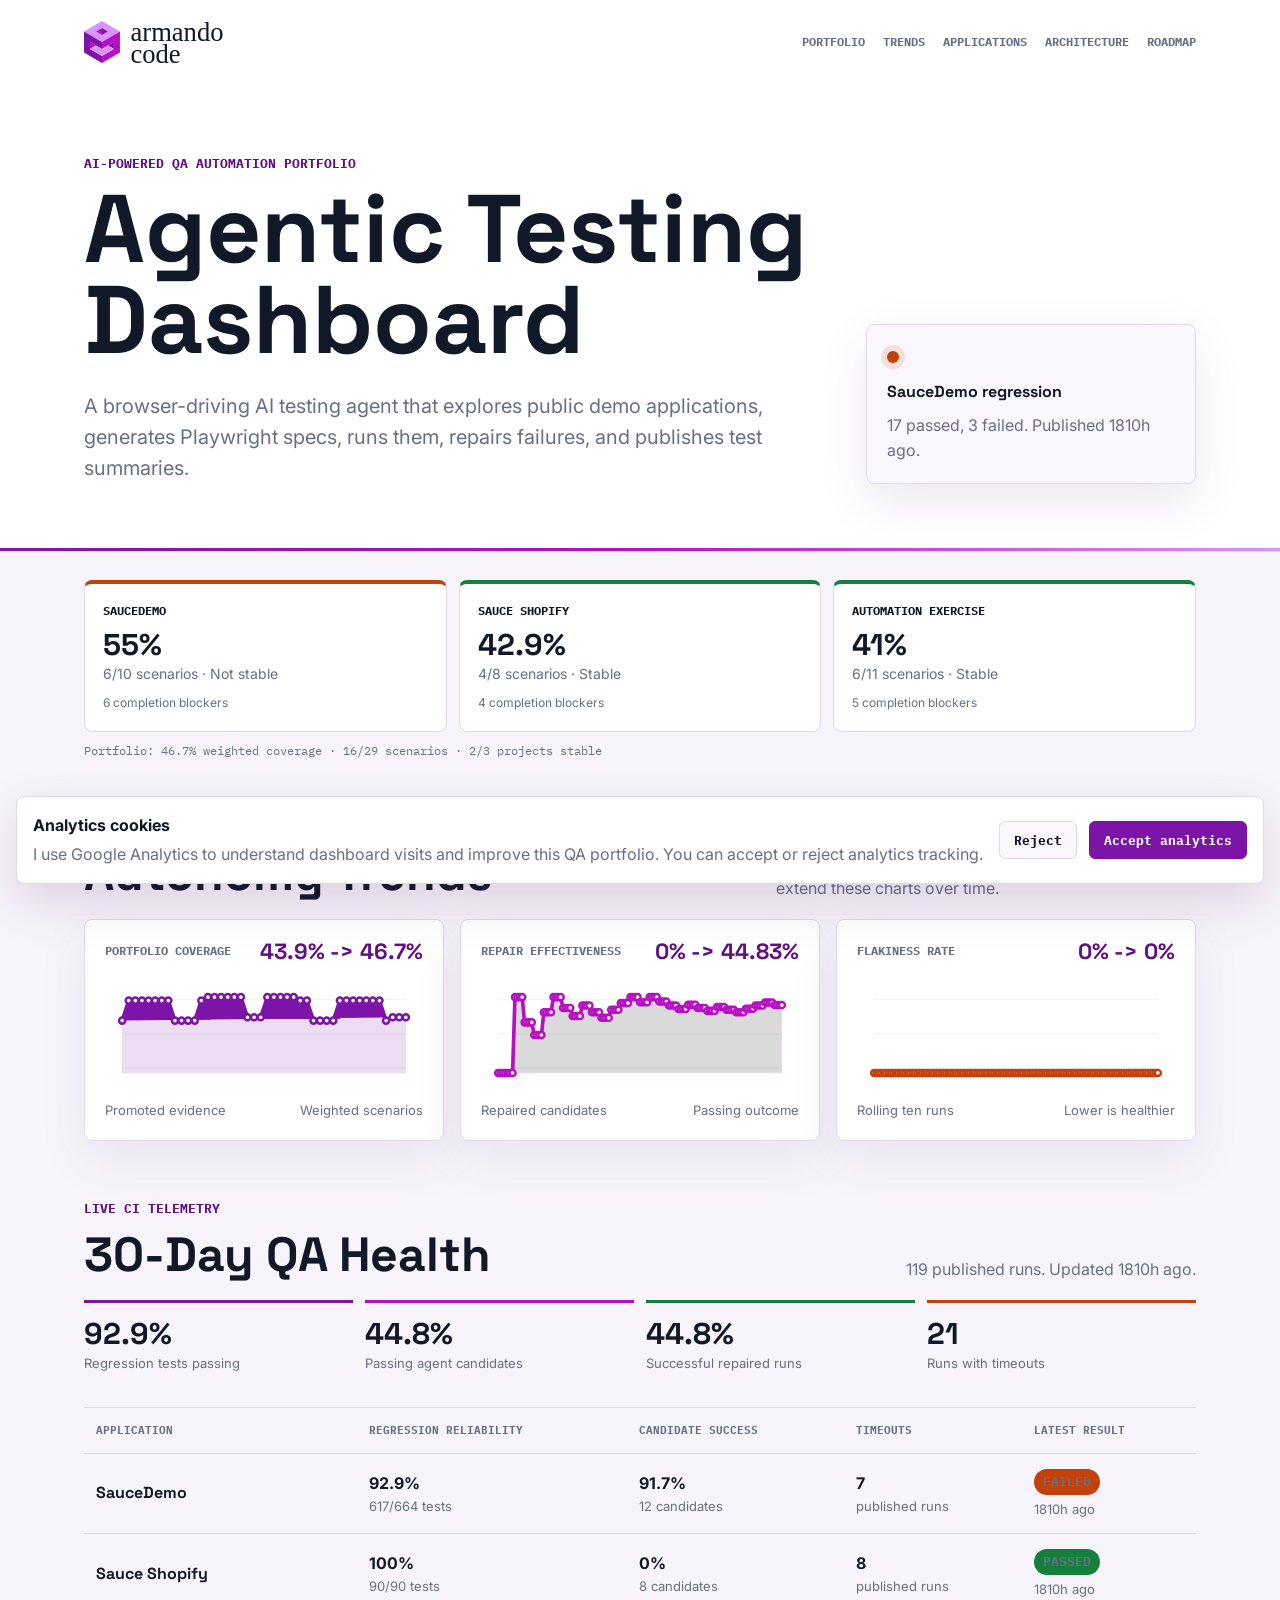
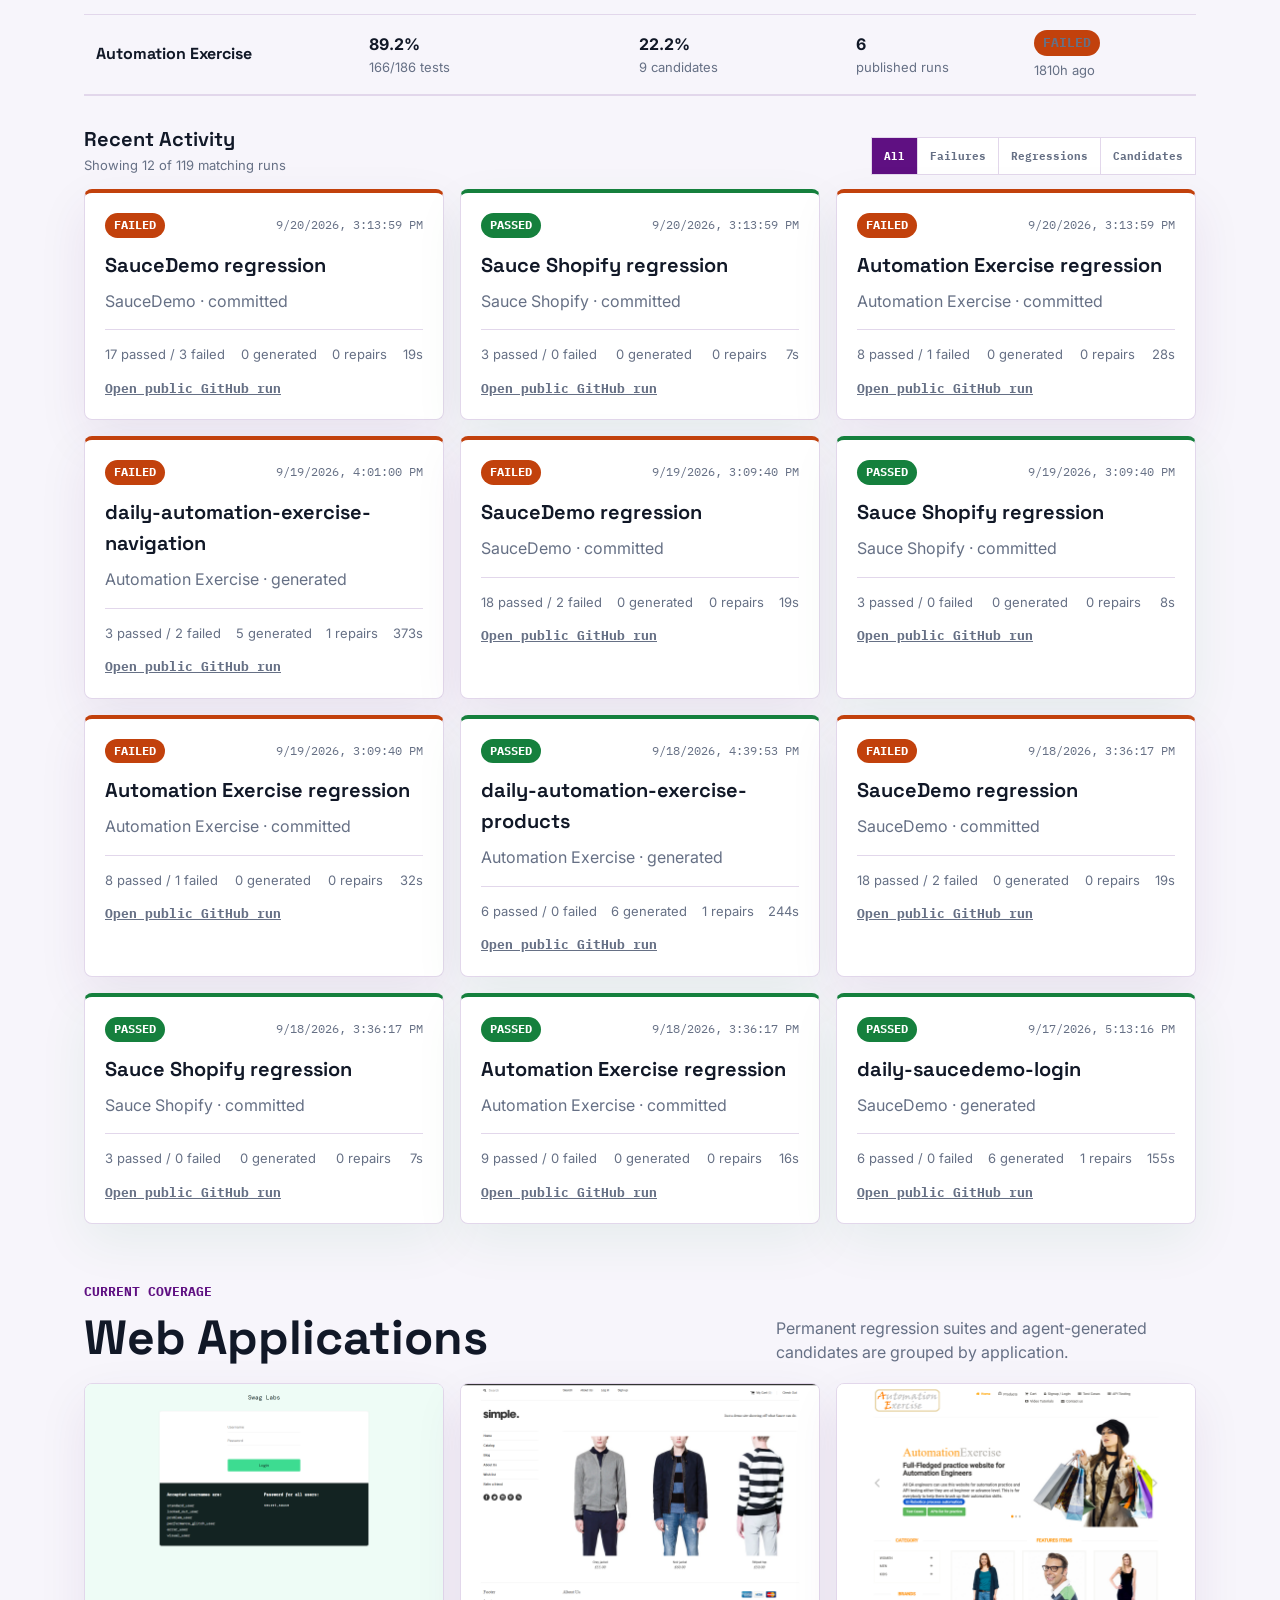
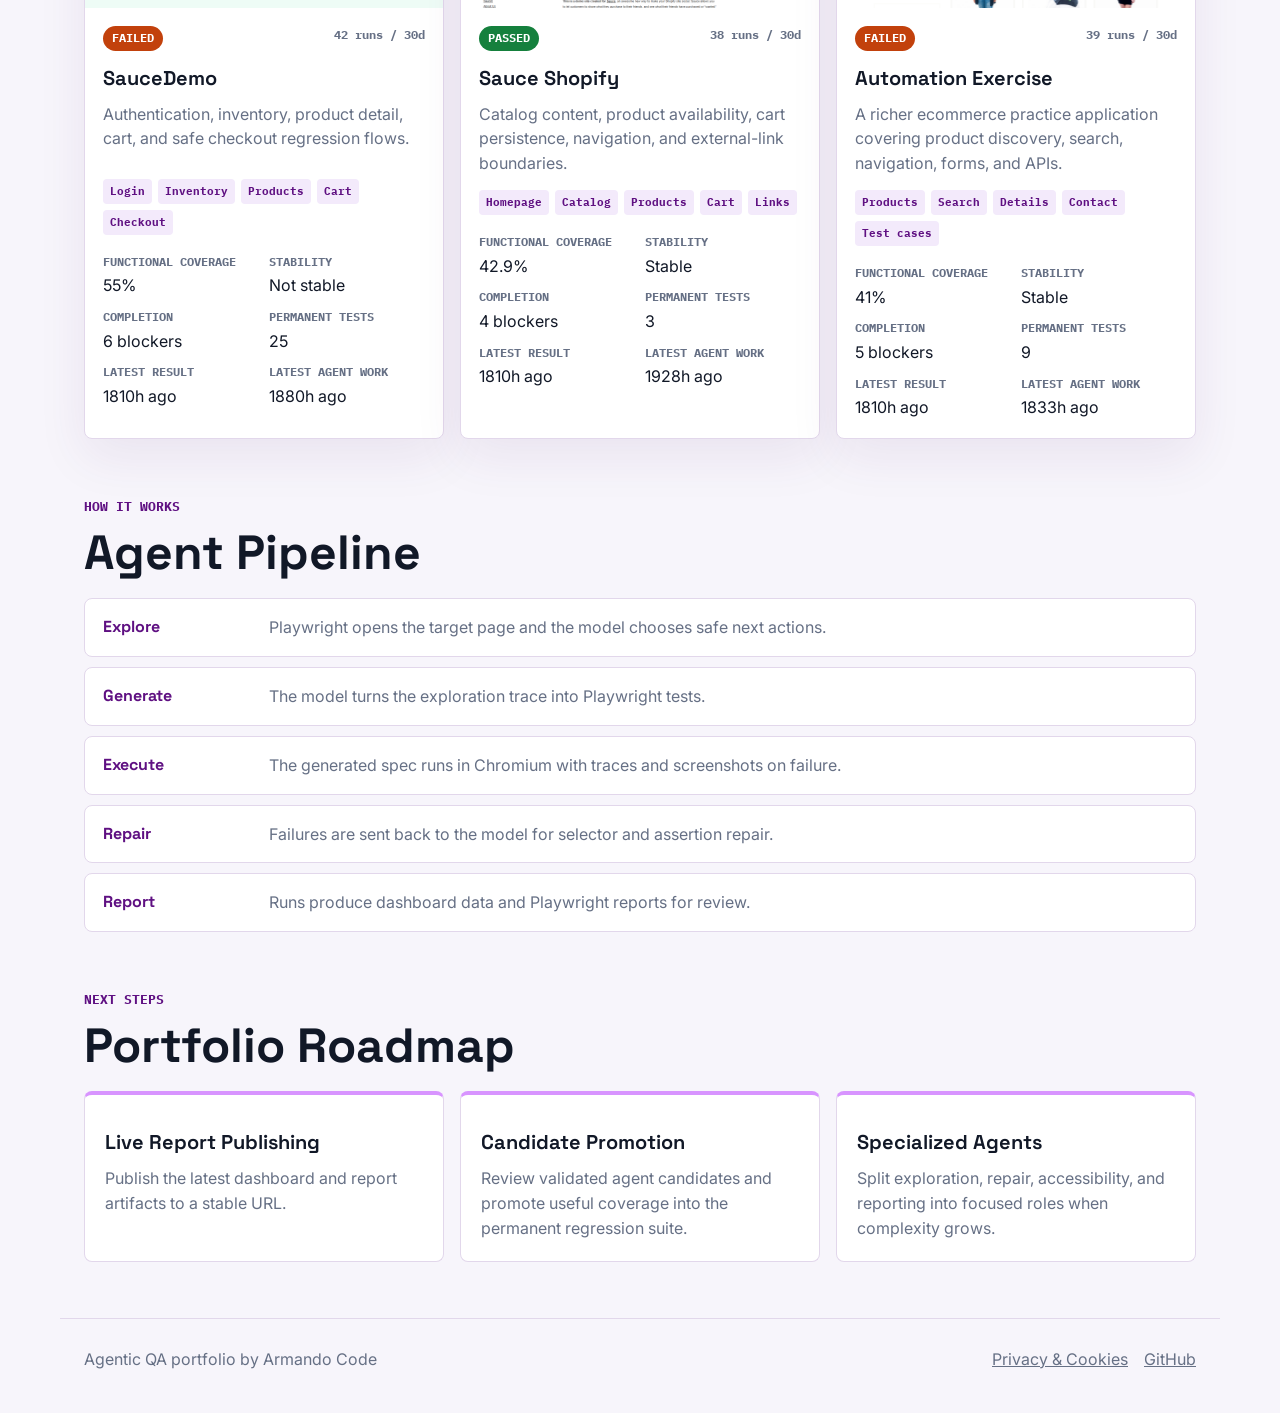
<file: index.html>
<!doctype html>
<html lang="en">
<head>
  <meta charset="utf-8">
  <meta name="viewport" content="width=device-width, initial-scale=1">
  <title>Agentic QA Dashboard | Armando Code</title>
  <link rel="preconnect" href="https://fonts.googleapis.com">
  <link rel="preconnect" href="https://fonts.gstatic.com" crossorigin>
  <link href="https://fonts.googleapis.com/css2?family=IBM+Plex+Mono:wght@500;600;700&family=Inter:wght@400;500;600;700;800&family=Space+Grotesk:wght@500;600;700&display=swap" rel="stylesheet">
  <link rel="stylesheet" href="styles.css?v=20260808-project-coverage">
</head>
<body>
  <header class="site-header">
    <nav class="nav" aria-label="Primary">
      <a class="brand" href="https://armandocode.com" aria-label="Armando Code home">
        <img class="brand-mark" src="assets/brand/armandocode-mark.svg" alt="" aria-hidden="true">
        <img class="brand-wordmark" src="assets/brand/armandocode-wordmark-light.svg" alt="" aria-hidden="true">
        <span class="sr-only">Armando Code</span>
      </a>
      <div class="nav-links">
        <a href="https://armandocode.com">Portfolio</a>
        <a href="#trends">Trends</a>
        <a href="#apps">Applications</a>
        <a href="#architecture">Architecture</a>
        <a href="#roadmap">Roadmap</a>
      </div>
    </nav>
    <section class="hero">
      <div>
        <p class="eyebrow">AI-powered QA automation portfolio</p>
        <h1>Agentic Testing Dashboard</h1>
        <p class="lede">
          A browser-driving AI testing agent that explores public demo applications,
          generates Playwright specs, runs them, repairs failures, and publishes test summaries.
        </p>
      </div>
      <aside class="status-panel" aria-label="Latest status summary">
        <span class="status-dot" id="latest-status-dot"></span>
        <strong id="latest-status-title">Latest public demo suite</strong>
        <p id="latest-status-summary">9 Playwright tests passed across Sauce Demo and Shopify demo flows.</p>
      </aside>
    </section>
  </header>

  <main>
    <section class="metrics coverage-metrics" id="project-coverage-metrics" aria-label="Functional coverage by project">
      <article class="stable">
        <span class="metric-project">SauceDemo</span>
        <strong>55%</strong>
        <span>6/10 scenarios · Stable</span>
        <span class="metric-blockers">4 completion blockers</span>
      </article>
      <article class="unstable">
        <span class="metric-project">Sauce Shopify</span>
        <strong>42.9%</strong>
        <span>4/8 scenarios · Not stable</span>
        <span class="metric-blockers">6 completion blockers</span>
      </article>
      <article class="stable">
        <span class="metric-project">Automation Exercise</span>
        <strong>33.3%</strong>
        <span>5/11 scenarios · Stable</span>
        <span class="metric-blockers">6 completion blockers</span>
      </article>
    </section>
    <p class="portfolio-summary" id="coverage-portfolio-summary">Portfolio: 43.9% weighted coverage · 15/29 scenarios · 2/3 projects stable</p>

    <section id="trends" class="section">
      <div class="section-heading section-heading-row">
        <div>
          <p class="eyebrow">Agent telemetry</p>
          <h2>Autonomy Trends</h2>
        </div>
        <p class="section-note">Promoted scenario evidence and recent committed runs extend these charts over time.</p>
      </div>
      <div class="chart-grid" aria-label="Agentic testing trend charts">
        <article class="chart-card">
          <div class="chart-topline">
            <span>Portfolio coverage</span>
            <strong id="trend-coverage-label">43.9%</strong>
          </div>
          <svg class="trend-chart" id="trend-coverage-chart" viewBox="0 0 520 180" role="img" aria-label="Portfolio-wide weighted functional coverage backed by promoted test evidence">
            <line class="chart-grid-line" x1="28" y1="32" x2="492" y2="32"></line>
            <line class="chart-grid-line" x1="28" y1="88" x2="492" y2="88"></line>
            <line class="chart-grid-line" x1="28" y1="144" x2="492" y2="144"></line>
            <path class="chart-area coverage" d="M28 137 L144 128 L260 101 L376 65 L492 25 L492 144 L28 144 Z"></path>
            <path class="chart-line coverage" d="M28 137 L144 128 L260 101 L376 65 L492 25"></path>
            <circle cx="28" cy="137" r="5"></circle>
            <circle cx="144" cy="128" r="5"></circle>
            <circle cx="260" cy="101" r="5"></circle>
            <circle cx="376" cy="65" r="5"></circle>
            <circle cx="492" cy="25" r="5"></circle>
          </svg>
          <div class="chart-footer">
            <span>Promoted evidence</span>
            <span>Weighted scenarios</span>
          </div>
        </article>

        <article class="chart-card">
          <div class="chart-topline">
            <span>Repair effectiveness</span>
            <strong id="trend-repairs-label">0%</strong>
          </div>
          <svg class="trend-chart" id="trend-repairs-chart" viewBox="0 0 520 180" role="img" aria-label="Percentage of repaired runs that subsequently passed">
            <line class="chart-grid-line" x1="28" y1="32" x2="492" y2="32"></line>
            <line class="chart-grid-line" x1="28" y1="88" x2="492" y2="88"></line>
            <line class="chart-grid-line" x1="28" y1="144" x2="492" y2="144"></line>
            <path class="chart-line repairs" d="M28 144 L144 144 L260 144 L376 144 L492 144"></path>
            <circle cx="28" cy="144" r="5"></circle>
            <circle cx="144" cy="144" r="5"></circle>
            <circle cx="260" cy="144" r="5"></circle>
            <circle cx="376" cy="144" r="5"></circle>
            <circle cx="492" cy="144" r="5"></circle>
          </svg>
          <div class="chart-footer">
            <span>Repaired candidates</span>
            <span>Passing outcome</span>
          </div>
        </article>

        <article class="chart-card">
          <div class="chart-topline">
            <span>Flakiness rate</span>
            <strong id="trend-flaky-label">0%</strong>
          </div>
          <svg class="trend-chart" id="trend-flaky-chart" viewBox="0 0 520 180" role="img" aria-label="Flaky test rate across the ten most recent runs">
            <line class="chart-grid-line" x1="28" y1="32" x2="492" y2="32"></line>
            <line class="chart-grid-line" x1="28" y1="88" x2="492" y2="88"></line>
            <line class="chart-grid-line" x1="28" y1="144" x2="492" y2="144"></line>
            <path class="chart-line flaky" d="M28 144 L144 144 L260 144 L376 144 L492 144"></path>
            <circle cx="28" cy="144" r="5"></circle>
            <circle cx="144" cy="144" r="5"></circle>
            <circle cx="260" cy="144" r="5"></circle>
            <circle cx="376" cy="144" r="5"></circle>
            <circle cx="492" cy="144" r="5"></circle>
          </svg>
          <div class="chart-footer">
            <span>Rolling ten runs</span>
            <span>Lower is healthier</span>
          </div>
        </article>
      </div>
    </section>

    <section id="live-runs" class="section">
      <div class="section-heading section-heading-row">
        <div>
          <p class="eyebrow">Live CI telemetry</p>
          <h2>30-Day QA Health</h2>
        </div>
        <p class="section-note" id="live-runs-updated">Waiting for the first published agent run.</p>
      </div>
      <div class="health-metrics" aria-label="Thirty-day QA health metrics">
        <article>
          <strong id="health-regression-rate">--</strong>
          <span>Regression tests passing</span>
        </article>
        <article>
          <strong id="health-candidate-rate">--</strong>
          <span>Passing agent candidates</span>
        </article>
        <article>
          <strong id="health-repair-rate">--</strong>
          <span>Successful repaired runs</span>
        </article>
        <article>
          <strong id="health-timeouts">--</strong>
          <span>Runs with timeouts</span>
        </article>
      </div>
      <div class="health-table-wrap" tabindex="0" aria-label="Application QA health comparison; scroll horizontally for all columns">
        <table class="health-table">
          <thead>
            <tr>
              <th scope="col">Application</th>
              <th scope="col">Regression reliability</th>
              <th scope="col">Candidate success</th>
              <th scope="col">Timeouts</th>
              <th scope="col">Latest result</th>
            </tr>
          </thead>
          <tbody id="health-projects">
            <tr><td colspan="5">Waiting for published run data.</td></tr>
          </tbody>
        </table>
      </div>
      <div class="activity-heading">
        <div>
          <h3>Recent Activity</h3>
          <p id="activity-summary">Latest published runs</p>
        </div>
        <div class="segmented-control" role="group" aria-label="Filter recent activity">
          <button type="button" class="active" data-run-filter="all" aria-pressed="true">All</button>
          <button type="button" data-run-filter="failed" aria-pressed="false">Failures</button>
          <button type="button" data-run-filter="committed" aria-pressed="false">Regressions</button>
          <button type="button" data-run-filter="generated" aria-pressed="false">Candidates</button>
        </div>
      </div>
      <div class="run-grid" id="live-run-list" aria-live="polite">
        <article class="run-card empty-run">
          <h3>No live runs published yet</h3>
          <p>The scheduled agent workflow will populate this section automatically.</p>
        </article>
      </div>
    </section>

    <section id="apps" class="section">
      <div class="section-heading section-heading-row">
        <div>
          <p class="eyebrow">Current coverage</p>
          <h2>Web Applications</h2>
        </div>
        <p class="section-note">Permanent regression suites and agent-generated candidates are grouped by application.</p>
      </div>
      <div class="app-grid" id="app-list" aria-live="polite"></div>
    </section>

    <section id="architecture" class="section architecture">
      <div class="section-heading">
        <p class="eyebrow">How it works</p>
        <h2>Agent Pipeline</h2>
      </div>
      <ol class="pipeline">
        <li><strong>Explore</strong><span>Playwright opens the target page and the model chooses safe next actions.</span></li>
        <li><strong>Generate</strong><span>The model turns the exploration trace into Playwright tests.</span></li>
        <li><strong>Execute</strong><span>The generated spec runs in Chromium with traces and screenshots on failure.</span></li>
        <li><strong>Repair</strong><span>Failures are sent back to the model for selector and assertion repair.</span></li>
        <li><strong>Report</strong><span>Runs produce dashboard data and Playwright reports for review.</span></li>
      </ol>
    </section>

    <section id="roadmap" class="section">
      <div class="section-heading">
        <p class="eyebrow">Next steps</p>
        <h2>Portfolio Roadmap</h2>
      </div>
      <div class="roadmap-grid">
        <article>
          <h3>Live Report Publishing</h3>
          <p>Publish the latest dashboard and report artifacts to a stable URL.</p>
        </article>
        <article>
          <h3>Candidate Promotion</h3>
          <p>Review validated agent candidates and promote useful coverage into the permanent regression suite.</p>
        </article>
        <article>
          <h3>Specialized Agents</h3>
          <p>Split exploration, repair, accessibility, and reporting into focused roles when complexity grows.</p>
        </article>
      </div>
    </section>
  </main>

  <footer>
    <span>Agentic QA portfolio by Armando Code</span>
    <span class="footer-links">
      <a href="privacy.html">Privacy & Cookies</a>
      <a href="https://github.com/armandocodedev">GitHub</a>
    </span>
  </footer>
  <div class="cookie-banner" role="region" aria-label="Cookie consent" hidden>
    <div>
      <strong>Analytics cookies</strong>
      <p>I use Google Analytics to understand dashboard visits and improve this QA portfolio. You can accept or reject analytics tracking.</p>
    </div>
    <div class="cookie-actions">
      <button class="cookie-button secondary" type="button" data-cookie-choice="rejected">Reject</button>
      <button class="cookie-button primary" type="button" data-cookie-choice="accepted">Accept analytics</button>
    </div>
  </div>
  <script src="script.js?v=20260808-project-coverage"></script>
</body>
</html>
</file>
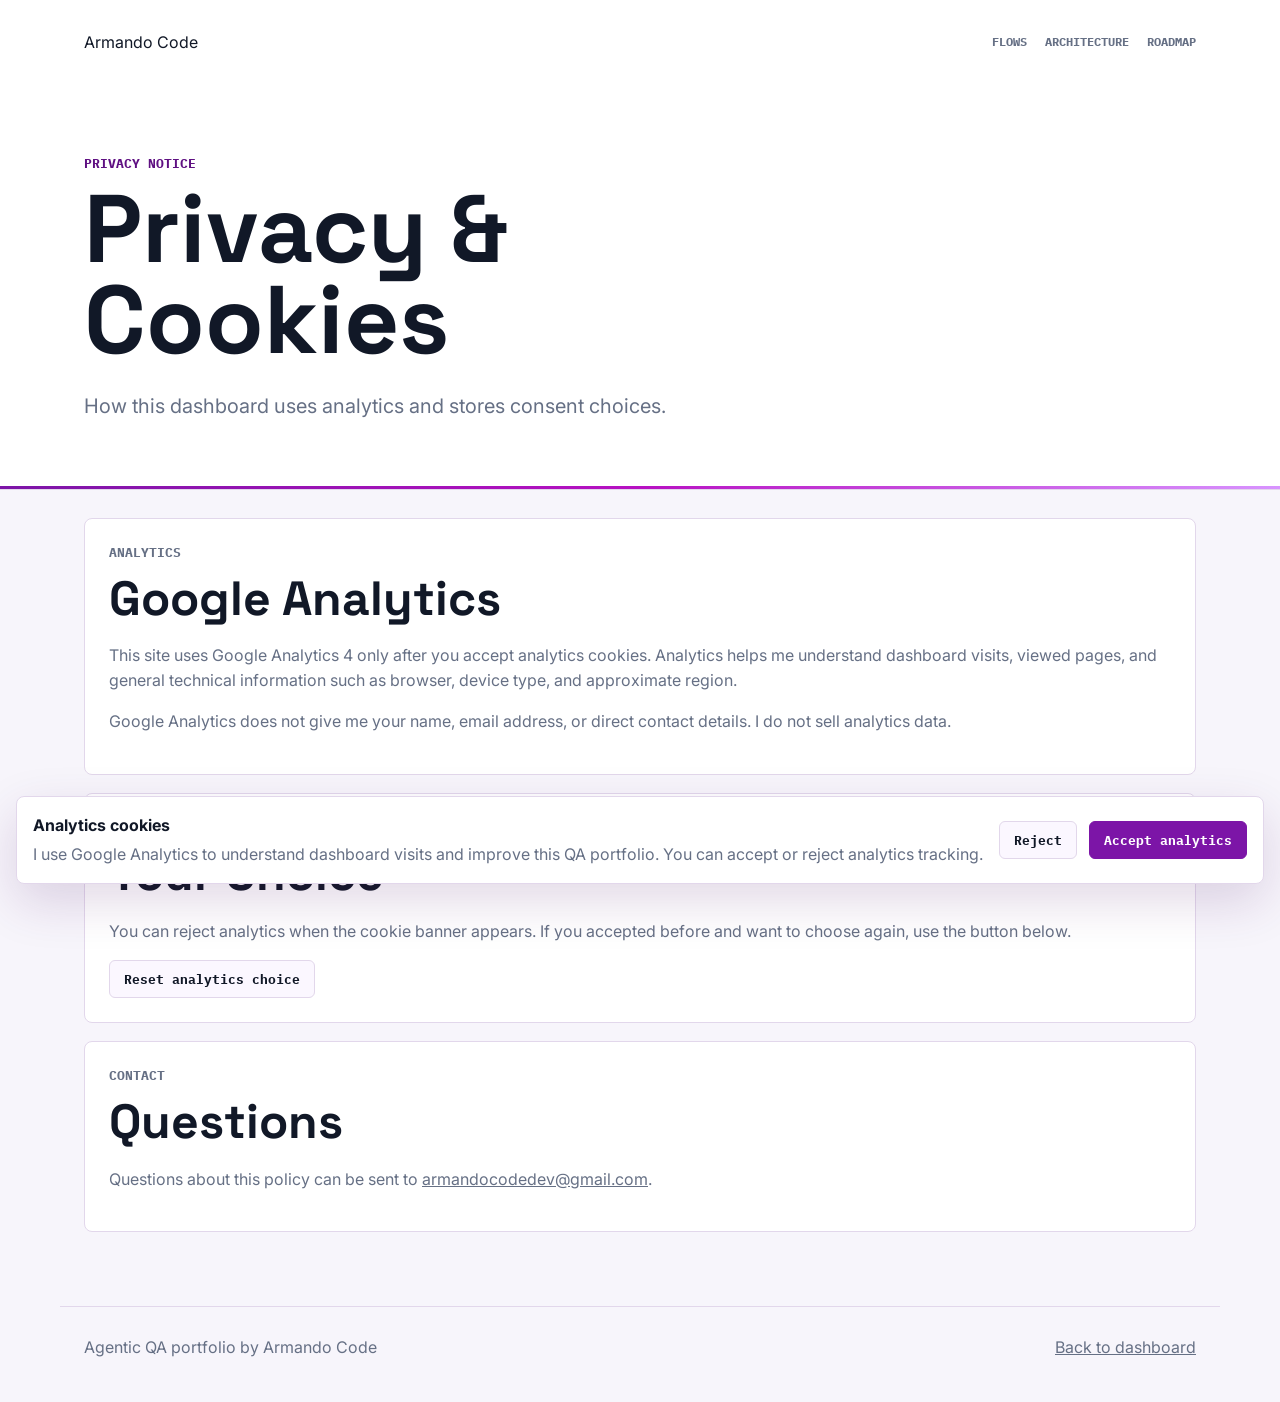
<file: privacy.html>
<!doctype html>
<html lang="en">
<head>
  <meta charset="utf-8">
  <meta name="viewport" content="width=device-width, initial-scale=1">
  <title>Privacy & Cookies | Agentic QA Dashboard</title>
  <link rel="preconnect" href="https://fonts.googleapis.com">
  <link rel="preconnect" href="https://fonts.gstatic.com" crossorigin>
  <link href="https://fonts.googleapis.com/css2?family=IBM+Plex+Mono:wght@500;600;700&family=Inter:wght@400;500;600;700;800&family=Space+Grotesk:wght@500;600;700&display=swap" rel="stylesheet">
  <link rel="stylesheet" href="styles.css">
</head>
<body>
  <header class="site-header">
    <nav class="nav" aria-label="Primary">
      <a class="brand" href="index.html">Armando Code</a>
      <div class="nav-links">
        <a href="index.html#flows">Flows</a>
        <a href="index.html#architecture">Architecture</a>
        <a href="index.html#roadmap">Roadmap</a>
      </div>
    </nav>
    <section class="hero policy-hero">
      <div>
        <p class="eyebrow">Privacy notice</p>
        <h1>Privacy & Cookies</h1>
        <p class="lede">How this dashboard uses analytics and stores consent choices.</p>
      </div>
    </section>
  </header>

  <main class="policy-page">
    <section class="section">
      <div class="section-heading">
        <p class="eyebrow">Analytics</p>
        <h2>Google Analytics</h2>
      </div>
      <p>This site uses Google Analytics 4 only after you accept analytics cookies. Analytics helps me understand dashboard visits, viewed pages, and general technical information such as browser, device type, and approximate region.</p>
      <p>Google Analytics does not give me your name, email address, or direct contact details. I do not sell analytics data.</p>
    </section>

    <section class="section">
      <div class="section-heading">
        <p class="eyebrow">Consent</p>
        <h2>Your Choice</h2>
      </div>
      <p>You can reject analytics when the cookie banner appears. If you accepted before and want to choose again, use the button below.</p>
      <button class="cookie-button secondary" type="button" data-reset-cookie-choice>Reset analytics choice</button>
    </section>

    <section class="section">
      <div class="section-heading">
        <p class="eyebrow">Contact</p>
        <h2>Questions</h2>
      </div>
      <p>Questions about this policy can be sent to <a href="mailto:armandocodedev@gmail.com">armandocodedev@gmail.com</a>.</p>
    </section>
  </main>

  <footer>
    <span>Agentic QA portfolio by Armando Code</span>
    <a href="index.html">Back to dashboard</a>
  </footer>

  <div class="cookie-banner" role="region" aria-label="Cookie consent" hidden>
    <div>
      <strong>Analytics cookies</strong>
      <p>I use Google Analytics to understand dashboard visits and improve this QA portfolio. You can accept or reject analytics tracking.</p>
    </div>
    <div class="cookie-actions">
      <button class="cookie-button secondary" type="button" data-cookie-choice="rejected">Reject</button>
      <button class="cookie-button primary" type="button" data-cookie-choice="accepted">Accept analytics</button>
    </div>
  </div>
  <script src="script.js"></script>
</body>
</html>
</file>
<file: styles.css>
:root {
  --bg: #f7f5fb;
  --panel: #ffffff;
  --text: #111827;
  --muted: #667085;
  --line: #e2d7eb;
  --accent: #7c15a7;
  --accent-dark: #5f1082;
  --accent-bright: #b710c2;
  --accent-soft: #d894ff;
  --pass: #15803d;
  --ink: #182230;
  --font-body: Inter, ui-sans-serif, system-ui, -apple-system, BlinkMacSystemFont, "Segoe UI", sans-serif;
  --font-heading: "Space Grotesk", Inter, ui-sans-serif, system-ui, sans-serif;
  --font-mono: "IBM Plex Mono", "SFMono-Regular", Consolas, monospace;
}

* {
  box-sizing: border-box;
}

body {
  margin: 0;
  background: var(--bg);
  color: var(--text);
  font: 16px/1.55 var(--font-body);
}

a {
  color: inherit;
}

.site-header {
  background: var(--panel);
  border-bottom: 1px solid var(--line);
}

.site-header::after {
  background: linear-gradient(90deg, var(--accent), var(--accent-bright), var(--accent-soft));
  content: "";
  display: block;
  height: 3px;
}

.nav {
  max-width: 1160px;
  margin: 0 auto;
  padding: 18px 24px;
  display: flex;
  align-items: center;
  justify-content: space-between;
  gap: 24px;
}

.brand {
  align-items: center;
  display: inline-flex;
  gap: 10px;
  min-height: 48px;
  text-decoration: none;
}

.brand-mark {
  display: block;
  height: 42px;
  width: auto;
}

.brand-wordmark {
  display: block;
  height: 42px;
  width: 112px;
}

.sr-only {
  border: 0;
  clip: rect(0 0 0 0);
  height: 1px;
  margin: -1px;
  overflow: hidden;
  padding: 0;
  position: absolute;
  white-space: nowrap;
  width: 1px;
}

.nav-links {
  display: flex;
  flex-wrap: wrap;
  gap: 18px;
  color: var(--muted);
  font-family: var(--font-mono);
  font-size: 12px;
  font-weight: 700;
  text-transform: uppercase;
}

.nav-links a {
  text-decoration: none;
}

.nav-links a:hover {
  color: var(--accent);
}

.hero {
  max-width: 1160px;
  margin: 0 auto;
  min-height: 430px;
  padding: 70px 24px 64px;
  display: grid;
  grid-template-columns: minmax(0, 1fr) 330px;
  gap: 48px;
  align-items: end;
}

.eyebrow {
  margin: 0 0 10px;
  color: var(--accent-dark);
  font-family: var(--font-mono);
  font-size: 13px;
  font-weight: 800;
  letter-spacing: 0;
  text-transform: uppercase;
}

h1,
h2,
h3,
p {
  overflow-wrap: anywhere;
}

h1 {
  font-family: var(--font-heading);
  max-width: 760px;
  margin: 0;
  font-size: clamp(48px, 9vw, 96px);
  font-weight: 700;
  line-height: .95;
  letter-spacing: 0;
}

h2 {
  font-family: var(--font-heading);
  margin: 0;
  font-size: clamp(36px, 5vw, 48px);
  font-weight: 700;
  line-height: 1.1;
  letter-spacing: 0;
}

h3 {
  font-family: var(--font-heading);
  margin: 12px 0 8px;
  font-weight: 650;
  font-size: 20px;
}

.lede {
  max-width: 720px;
  margin: 24px 0 0;
  color: var(--muted);
  font-size: 20px;
}

.status-panel {
  border: 1px solid var(--line);
  border-radius: 8px;
  padding: 20px;
  background: #fbf7ff;
  box-shadow: 0 18px 50px rgba(74, 20, 100, .1);
}

.status-panel strong {
  display: block;
  font-family: var(--font-heading);
  margin-top: 10px;
}

.status-panel p {
  margin: 8px 0 0;
  color: var(--muted);
}

.status-dot {
  display: inline-block;
  width: 12px;
  height: 12px;
  border-radius: 50%;
  background: var(--pass);
  box-shadow: 0 0 0 6px rgba(21, 128, 61, .13);
}

main {
  max-width: 1160px;
  margin: 0 auto;
  padding: 28px 24px 56px;
}

.metrics {
  display: grid;
  grid-template-columns: repeat(3, minmax(0, 1fr));
  gap: 12px;
}

.metrics article,
.flow-card,
.roadmap-grid article {
  background: var(--panel);
  border: 1px solid var(--line);
  border-radius: 8px;
}

.metrics article {
  padding: 18px;
}

.metrics article:first-child {
  border-top: 4px solid var(--accent);
}

.metrics article:nth-child(2) {
  border-top: 4px solid var(--accent-bright);
}

.metrics article:nth-child(3) {
  border-top: 4px solid var(--accent-soft);
}

.metrics article:nth-child(4) {
  border-top: 4px solid var(--accent-dark);
}

.metrics strong {
  display: block;
  font-family: var(--font-heading);
  font-size: 30px;
  line-height: 1.1;
}

.metrics span {
  color: var(--muted);
  font-size: 14px;
}

.coverage-metrics article.stable {
  border-top-color: var(--pass);
}

.coverage-metrics article.unstable {
  border-top-color: #c2410c;
}

.coverage-metrics .metric-project {
  color: var(--text);
  display: block;
  font-family: var(--font-mono);
  font-size: 12px;
  font-weight: 800;
  margin-bottom: 8px;
  text-transform: uppercase;
}

.coverage-metrics .metric-blockers {
  display: block;
  font-size: 12px;
  margin-top: 8px;
}

.portfolio-summary {
  color: var(--muted);
  font-family: var(--font-mono);
  font-size: 12px;
  margin: 10px 0 0;
}

.section {
  padding-top: 58px;
}

.section-heading {
  margin-bottom: 18px;
}

.section-heading-row {
  align-items: end;
  display: flex;
  justify-content: space-between;
  gap: 24px;
}

.section-note {
  color: var(--muted);
  margin: 0;
  max-width: 420px;
}

.flow-grid,
.app-grid,
.roadmap-grid,
.chart-grid,
.run-grid {
  display: grid;
  grid-template-columns: repeat(3, minmax(0, 1fr));
  gap: 16px;
}

.flow-card,
.app-card,
.roadmap-grid article,
.chart-card,
.run-card {
  padding: 20px;
}

.run-card {
  background: var(--panel);
  border: 1px solid var(--line);
  border-radius: 8px;
  border-top: 4px solid var(--accent);
  box-shadow: 0 18px 50px rgba(74, 20, 100, .08);
}

.run-card.failed {
  border-top-color: #c2410c;
}

.run-card.generated {
  border-top-color: var(--accent-soft);
}

.run-card.passed {
  background: var(--panel);
  border-top-color: var(--pass);
  box-shadow: 0 18px 50px rgba(21, 128, 61, .07);
}

.run-card.passed .badge {
  background: var(--pass);
}

.run-card.failed .badge {
  background: #c2410c;
}

.run-card.generated .badge {
  background: var(--accent);
}

.run-card p {
  color: var(--muted);
  margin: 0;
}

.run-topline,
.run-meta {
  display: flex;
  justify-content: space-between;
  gap: 12px;
}

.run-topline {
  align-items: center;
  color: var(--muted);
  font-family: var(--font-mono);
  font-size: 12px;
}

.run-meta {
  border-top: 1px solid var(--line);
  flex-wrap: wrap;
  margin-top: 16px;
  padding-top: 14px;
}

.run-meta span,
.run-link {
  color: var(--muted);
  font-size: 13px;
}

.run-link {
  display: inline-block;
  font-family: var(--font-mono);
  font-weight: 700;
  margin-top: 14px;
}

.badge.failed {
  background: #c2410c;
}

.badge.generated {
  background: var(--accent);
}

.status-dot.failed {
  background: #c2410c;
  box-shadow: 0 0 0 6px rgba(194, 65, 12, .13);
}

.status-dot.generated {
  background: var(--accent);
  box-shadow: 0 0 0 6px rgba(124, 21, 167, .13);
}

.empty-run {
  grid-column: 1 / -1;
}

.health-metrics {
  display: grid;
  grid-template-columns: repeat(4, minmax(0, 1fr));
  gap: 12px;
  margin-bottom: 18px;
}

.health-metrics article {
  border-top: 3px solid var(--accent);
  padding: 14px 0;
}

.health-metrics article:nth-child(2) { border-top-color: var(--accent-bright); }
.health-metrics article:nth-child(3) { border-top-color: var(--pass); }
.health-metrics article:nth-child(4) { border-top-color: #c2410c; }

.health-metrics strong {
  display: block;
  font-family: var(--font-heading);
  font-size: 30px;
  line-height: 1.1;
}

.health-metrics span,
.activity-heading p,
.health-table td span {
  color: var(--muted);
  font-size: 13px;
}

.health-table-wrap {
  border-bottom: 1px solid var(--line);
  border-top: 1px solid var(--line);
  overflow-x: auto;
}

.health-table {
  border-collapse: collapse;
  min-width: 760px;
  width: 100%;
}

.health-table th,
.health-table td {
  border-bottom: 1px solid var(--line);
  padding: 14px 12px;
  text-align: left;
  vertical-align: middle;
}

.health-table thead th {
  color: var(--muted);
  font-family: var(--font-mono);
  font-size: 11px;
  text-transform: uppercase;
}

.health-table tbody th {
  font-family: var(--font-heading);
}

.health-table td strong,
.health-table td span {
  display: block;
}

.health-table td strong {
  font-size: 16px;
}

.health-table .badge {
  display: inline-flex;
  margin-bottom: 4px;
}

.activity-heading {
  align-items: end;
  display: flex;
  justify-content: space-between;
  gap: 18px;
  margin: 28px 0 14px;
}

.activity-heading h3,
.activity-heading p {
  margin: 0;
}

.segmented-control {
  border: 1px solid var(--line);
  display: inline-flex;
}

.segmented-control button {
  background: var(--panel);
  border: 0;
  border-right: 1px solid var(--line);
  color: var(--muted);
  cursor: pointer;
  font-family: var(--font-mono);
  font-size: 11px;
  font-weight: 700;
  min-height: 36px;
  padding: 8px 12px;
}

.segmented-control button:last-child {
  border-right: 0;
}

.segmented-control button.active {
  background: var(--accent-dark);
  color: #fff;
}

.segmented-control button:focus-visible {
  outline: 2px solid var(--accent-bright);
  outline-offset: 2px;
}

.chart-card {
  background: var(--panel);
  border: 1px solid var(--line);
  border-radius: 8px;
  box-shadow: 0 18px 50px rgba(74, 20, 100, .08);
}

.chart-topline,
.chart-footer {
  display: flex;
  justify-content: space-between;
  gap: 16px;
}

.chart-topline {
  align-items: center;
  color: var(--muted);
  font-family: var(--font-mono);
  font-size: 12px;
  font-weight: 800;
  text-transform: uppercase;
}

.chart-topline strong {
  color: var(--accent-dark);
  font-family: var(--font-heading);
  font-size: 22px;
  line-height: 1;
  text-transform: none;
}

.trend-chart {
  display: block;
  height: auto;
  margin: 18px 0 10px;
  overflow: visible;
  width: 100%;
}

.chart-card:nth-child(1) .trend-chart {
  color: var(--accent);
}

.chart-card:nth-child(2) .trend-chart {
  color: var(--accent-bright);
}

.chart-card:nth-child(3) .trend-chart {
  color: #c2410c;
}

.trend-chart circle {
  fill: var(--panel);
  stroke: currentColor;
  stroke-width: 4;
}

.chart-grid-line {
  stroke: #eee5f5;
  stroke-width: 1;
}

.chart-line {
  fill: none;
  stroke: currentColor;
  stroke-linecap: round;
  stroke-linejoin: round;
  stroke-width: 6;
}

.chart-area {
  opacity: .14;
}

.coverage {
  color: var(--accent);
  fill: var(--accent);
  stroke: var(--accent);
}

.repairs {
  color: var(--accent-bright);
  stroke: var(--accent-bright);
}

.flaky {
  color: #c2410c;
  stroke: #c2410c;
}

.chart-footer {
  color: var(--muted);
  font-size: 13px;
}

.flow-card {
  border-top: 4px solid var(--accent);
}

.app-card {
  background: var(--panel);
  border: 1px solid var(--line);
  border-radius: 8px;
  box-shadow: 0 18px 50px rgba(74, 20, 100, .08);
  overflow: hidden;
  padding: 0;
}

.app-image-link {
  background: #f1f3f5;
  display: block;
  overflow: hidden;
}

.app-image {
  aspect-ratio: 16 / 10;
  display: block;
  object-fit: cover;
  object-position: top center;
  transition: transform 180ms ease;
  width: 100%;
}

.app-image-link:hover .app-image {
  transform: scale(1.015);
}

.app-content {
  padding: 18px;
}

.app-content h3 {
  margin-bottom: 8px;
}

.app-content > p {
  color: var(--muted);
  margin: 0;
  min-height: 63px;
}

.flow-tags {
  display: flex;
  flex-wrap: wrap;
  gap: 6px;
  margin-top: 14px;
}

.flow-tags span {
  background: #f3eafb;
  border-radius: 4px;
  color: var(--accent-dark);
  font-family: var(--font-mono);
  font-size: 11px;
  font-weight: 700;
  padding: 4px 7px;
}

.app-stats {
  grid-template-columns: repeat(2, minmax(0, 1fr));
}

.roadmap-grid article {
  border-top: 4px solid var(--accent-soft);
}

.flow-card p,
.roadmap-grid p {
  color: var(--muted);
  margin: 0;
}

.card-topline {
  display: flex;
  justify-content: space-between;
  gap: 12px;
  color: var(--muted);
  font-family: var(--font-mono);
  font-size: 12px;
  font-weight: 700;
}

.badge {
  display: inline-flex;
  align-items: center;
  font-family: var(--font-mono);
  padding: 3px 9px;
  border-radius: 999px;
  color: #fff;
  font-size: 12px;
  font-weight: 800;
  text-transform: uppercase;
}

.passed {
  background: var(--pass);
}

dl {
  margin: 18px 0 0;
  display: grid;
  gap: 10px;
}

dt {
  color: var(--muted);
  font-family: var(--font-mono);
  font-size: 12px;
  font-weight: 800;
  text-transform: uppercase;
}

dd {
  margin: 2px 0 0;
}

.architecture {
  background: transparent;
}

.pipeline {
  list-style: none;
  margin: 0;
  padding: 0;
  display: grid;
  gap: 10px;
}

.pipeline li {
  display: grid;
  grid-template-columns: 150px 1fr;
  gap: 16px;
  padding: 16px 18px;
  border: 1px solid var(--line);
  border-radius: 8px;
  background: var(--panel);
}

.pipeline strong {
  color: var(--accent-dark);
  font-family: var(--font-heading);
}

.pipeline span {
  color: var(--muted);
}

footer {
  max-width: 1160px;
  margin: 0 auto;
  padding: 28px 24px 42px;
  display: flex;
  justify-content: space-between;
  gap: 18px;
  color: var(--muted);
  border-top: 1px solid var(--line);
}

.footer-links {
  display: flex;
  gap: 16px;
}

.policy-hero {
  grid-template-columns: 1fr;
  min-height: 300px;
}

.policy-page .section {
  background: var(--panel);
  border: 1px solid var(--line);
  border-radius: 8px;
  margin-bottom: 18px;
  padding: 24px;
}

.policy-page p {
  color: var(--muted);
}

.cookie-banner {
  align-items: center;
  background: var(--panel);
  border: 1px solid var(--line);
  border-radius: 8px;
  bottom: 16px;
  box-shadow: 0 18px 50px rgba(74, 20, 100, .16);
  color: var(--text);
  display: flex;
  gap: 16px;
  justify-content: space-between;
  left: 16px;
  padding: 16px;
  position: fixed;
  right: 16px;
  z-index: 20;
}

.cookie-banner[hidden] {
  display: none;
}

.cookie-banner p {
  color: var(--muted);
  margin: 4px 0 0;
}

.cookie-actions {
  display: flex;
  flex-shrink: 0;
  gap: 12px;
}

.cookie-button {
  border: 1px solid var(--line);
  border-radius: 6px;
  cursor: pointer;
  font-family: var(--font-mono);
  font-weight: 800;
  padding: 9px 14px;
}

.cookie-button.primary {
  background: var(--accent);
  border-color: var(--accent);
  color: #fff;
}

.cookie-button.secondary {
  background: #fbf7ff;
  color: var(--text);
}

@media (max-width: 860px) {
  .hero,
  .metrics,
  .flow-grid,
  .app-grid,
  .roadmap-grid,
  .chart-grid,
  .run-grid {
    grid-template-columns: 1fr;
  }

  .section-heading-row {
    align-items: flex-start;
    flex-direction: column;
  }

  .health-metrics {
    grid-template-columns: repeat(2, minmax(0, 1fr));
  }

  .activity-heading {
    align-items: flex-start;
    flex-direction: column;
  }

  .segmented-control {
    max-width: 100%;
    overflow-x: auto;
  }

  .hero {
    min-height: auto;
    padding-top: 44px;
  }

  .nav,
  footer {
    align-items: flex-start;
    flex-direction: column;
  }

  .nav-links {
    gap: 10px 14px;
    width: 100%;
  }

  .brand-mark {
    height: 36px;
  }

  .brand-wordmark {
    height: 36px;
    width: 96px;
  }

  .pipeline li {
    grid-template-columns: 1fr;
  }

  .footer-links,
  .cookie-banner,
  .cookie-actions {
    align-items: stretch;
    flex-direction: column;
  }
}

@media (max-width: 520px) {
  .health-metrics {
    grid-template-columns: 1fr;
  }
}
</file>
